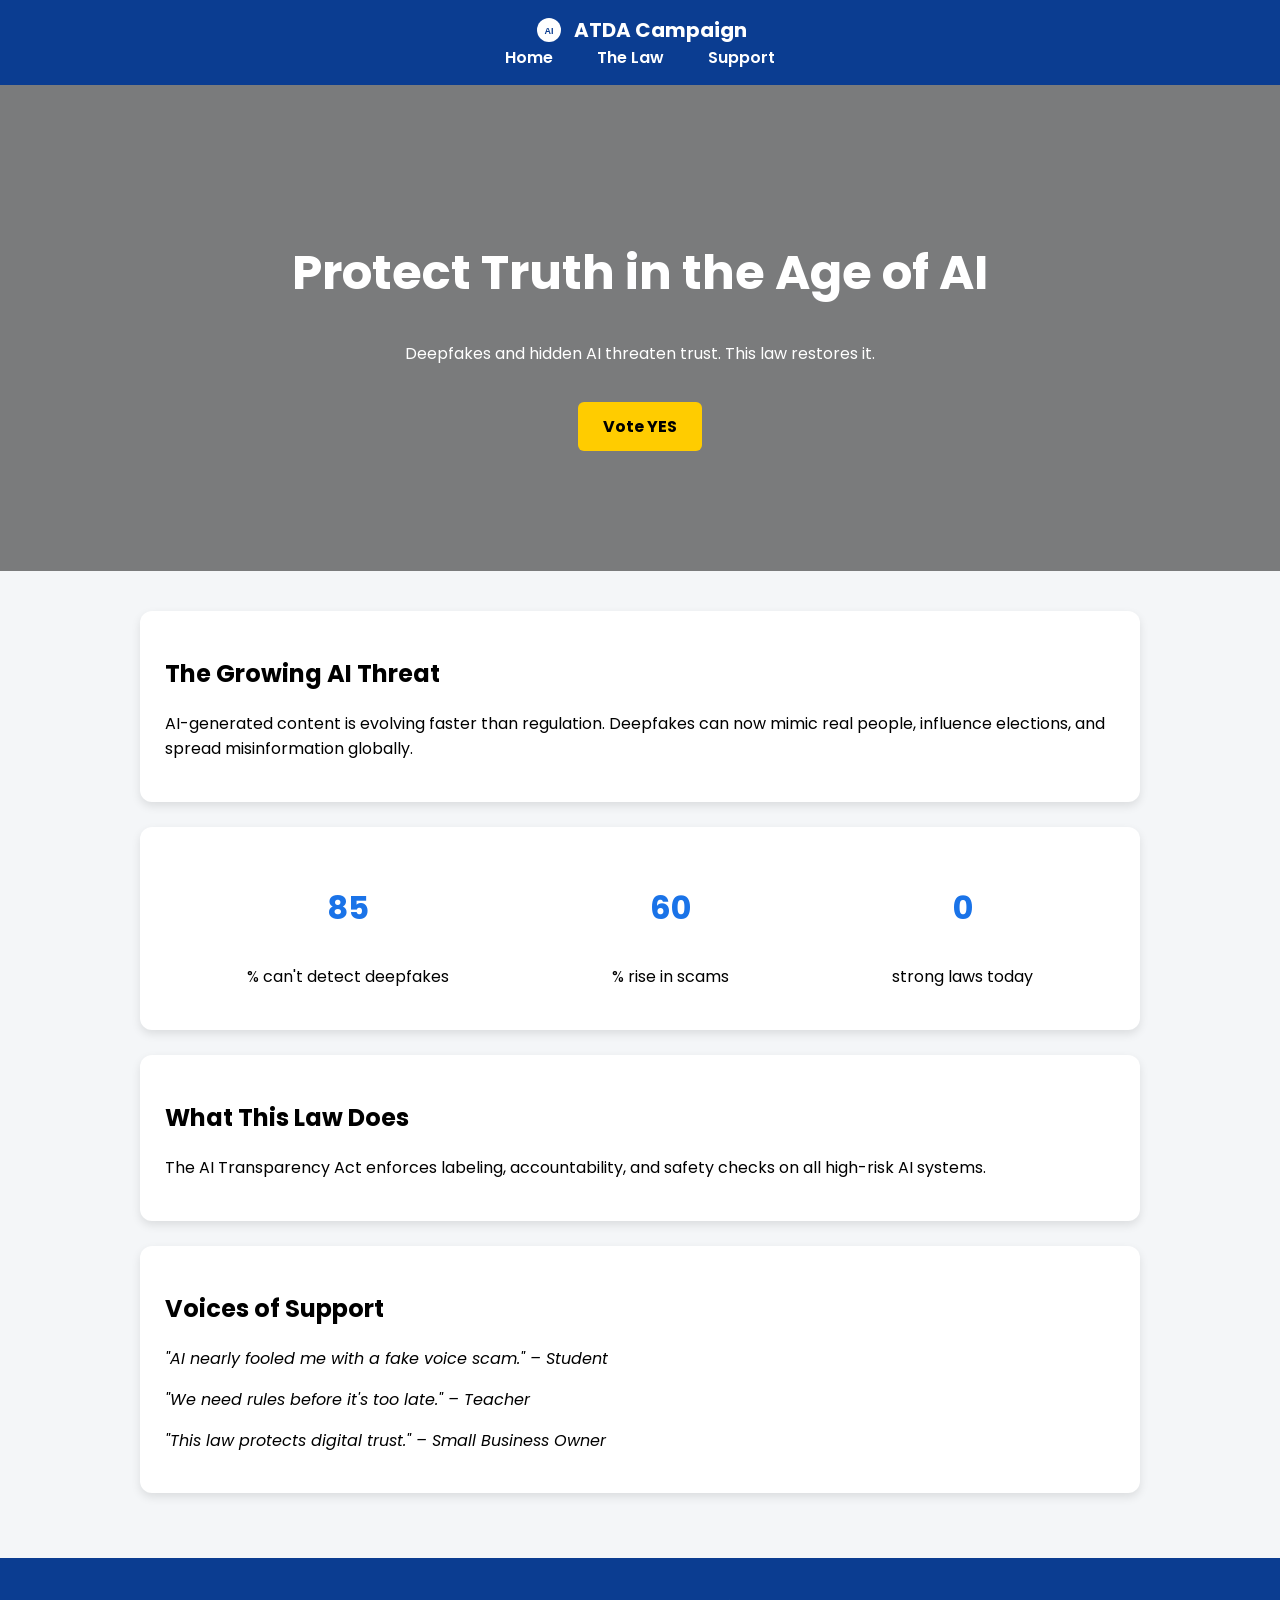
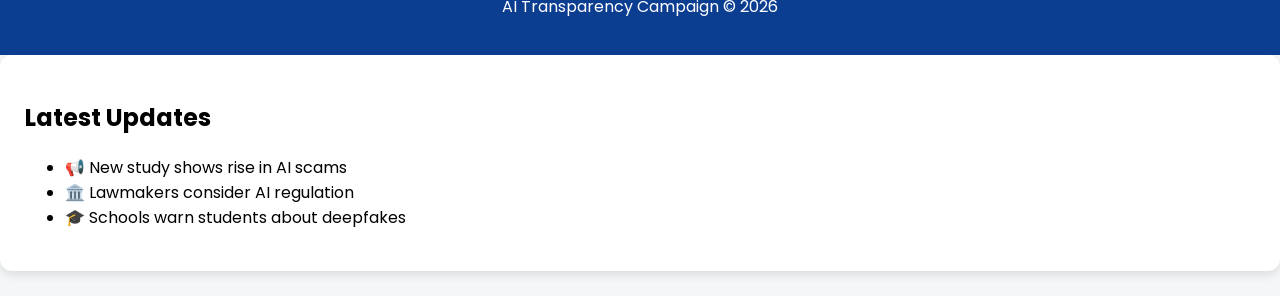
<file: index.html>
<!DOCTYPE html>
<html>
<head>
  <title>AI Transparency Act</title>

  <link href="https://fonts.googleapis.com/css2?family=Poppins:wght@300;600&display=swap" rel="stylesheet">
  <link rel="stylesheet" href="style.css">
</head>

<body>

<div class="toggle" onclick="toggleDarkMode()">🌙</div>

<nav>
  <div class="logo">
    <!-- SVG Logo -->
    <svg width="30" height="30" viewBox="0 0 100 100" fill="white">
      <circle cx="50" cy="50" r="40"/>
      <text x="50%" y="55%" text-anchor="middle" fill="#0b3d91" font-size="30" font-family="Arial" dy=".3em">AI</text>
    </svg>
    ATDA Campaign
  </div>
  <a href="index.html">Home</a>
  <a href="law.html">The Law</a>
  <a href="support.html">Support</a>
</nav>

<div class="hero">
  <h1>Protect Truth in the Age of AI</h1>
  <p>Deepfakes and hidden AI threaten trust. This law restores it.</p>
  <a href="support.html" class="button">Vote YES</a>
</div>

<div class="container">

  <div class="section">
    <h2>The Growing AI Threat</h2>
    <p>
      AI-generated content is evolving faster than regulation. Deepfakes can now
      mimic real people, influence elections, and spread misinformation globally.
    </p>
  </div>

  <div class="section stats">
  <div class="stat">
    <h3 class="count" data-target="85">0</h3>
    <p>% can't detect deepfakes</p>
  </div>
  <div class="stat">
    <h3 class="count" data-target="60">0</h3>
    <p>% rise in scams</p>
  </div>
  <div class="stat">
    <h3 class="count" data-target="0">0</h3>
    <p>strong laws today</p>
  </div>
</div>

  <div class="section">
    <h2>What This Law Does</h2>
    <p>
      The AI Transparency Act enforces labeling, accountability, and safety checks
      on all high-risk AI systems.
    </p>
  </div>

  <div class="section">
    <h2>Voices of Support</h2>
    <p class="testimonial">"AI nearly fooled me with a fake voice scam." – Student</p>
    <p class="testimonial">"We need rules before it's too late." – Teacher</p>
    <p class="testimonial">"This law protects digital trust." – Small Business Owner</p>
  </div>

</div>

<footer>
  <p>AI Transparency Campaign © 2026</p>
</footer>

<script src="script.js"></script>
</body>
</html>
<div class="section">
  <h2>Latest Updates</h2>
  <ul>
    <li>📢 New study shows rise in AI scams</li>
    <li>🏛️ Lawmakers consider AI regulation</li>
    <li>🎓 Schools warn students about deepfakes</li>
  </ul>
</div>
</file>
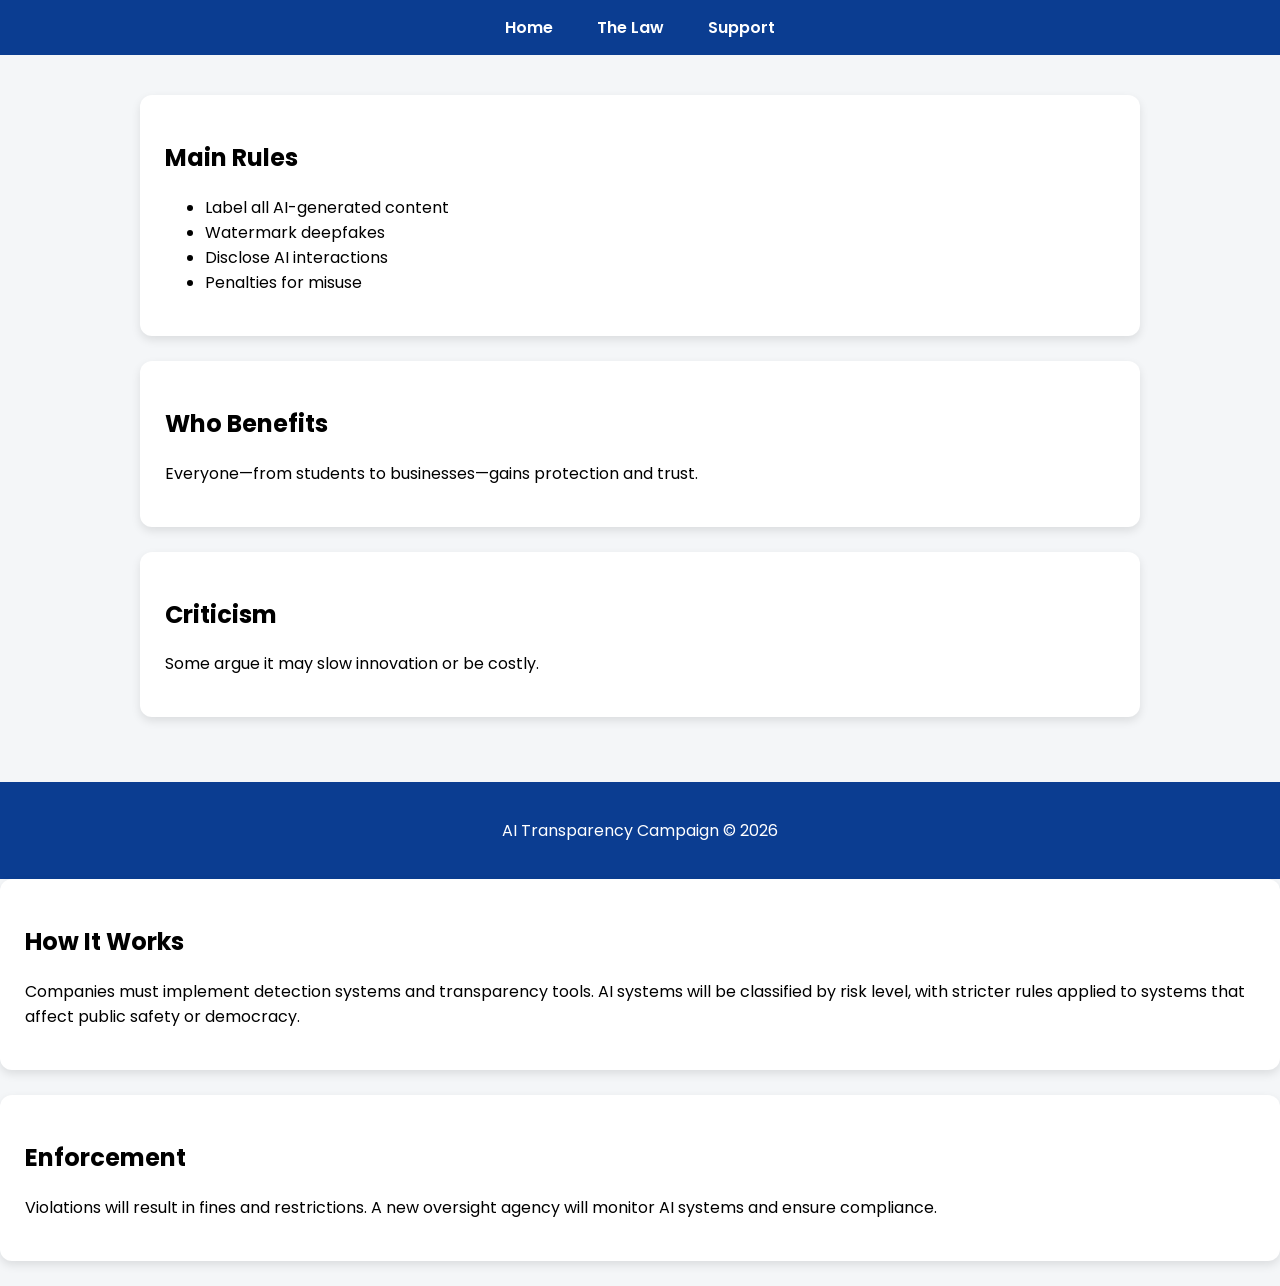
<file: law.html>
<!DOCTYPE html>
<html>
<head>
  <title>The Law</title>
  <link href="https://fonts.googleapis.com/css2?family=Poppins:wght@300;600&display=swap" rel="stylesheet">
  <link rel="stylesheet" href="style.css">
</head>

<body>

<nav>
  <a href="index.html">Home</a>
  <a href="law.html">The Law</a>
  <a href="support.html">Support</a>
</nav>

<div class="container">

  <div class="section">
    <h2>Main Rules</h2>
    <ul>
      <li>Label all AI-generated content</li>
      <li>Watermark deepfakes</li>
      <li>Disclose AI interactions</li>
      <li>Penalties for misuse</li>
    </ul>
  </div>

  <div class="section">
    <h2>Who Benefits</h2>
    <p>Everyone—from students to businesses—gains protection and trust.</p>
  </div>

  <div class="section">
    <h2>Criticism</h2>
    <p>Some argue it may slow innovation or be costly.</p>
  </div>

</div>

<footer>
  <p>AI Transparency Campaign © 2026</p>
</footer>
<script src="script.js"></script>
</body>
</html>
<div class="section">
  <h2>How It Works</h2>
  <p>
    Companies must implement detection systems and transparency tools.
    AI systems will be classified by risk level, with stricter rules
    applied to systems that affect public safety or democracy.
  </p>
</div>

<div class="section">
  <h2>Enforcement</h2>
  <p>
    Violations will result in fines and restrictions. A new oversight
    agency will monitor AI systems and ensure compliance.
  </p>
</div>
</file>
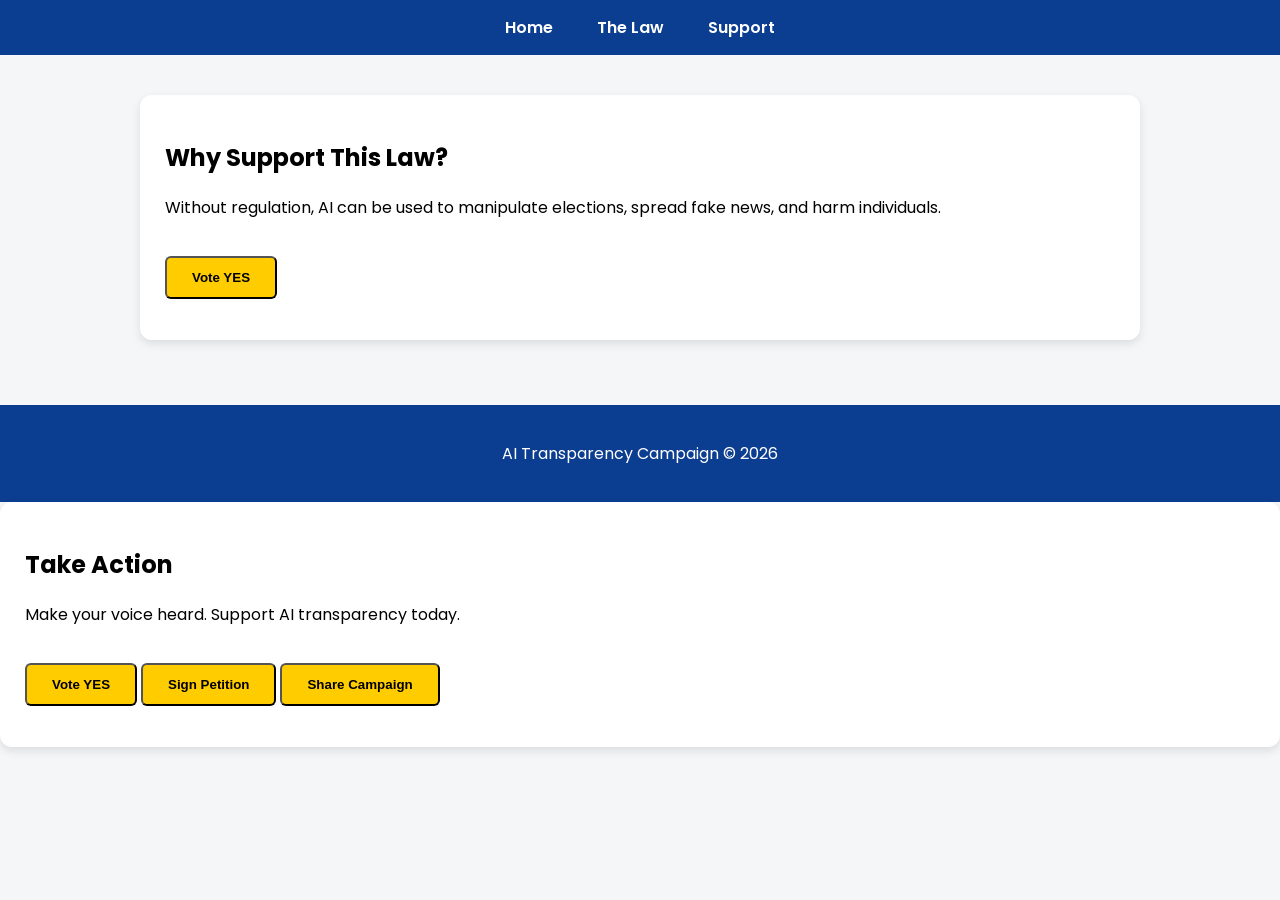
<file: support.html>
<!DOCTYPE html>
<html>
<head>
  <title>Support the Law</title>
  <link href="https://fonts.googleapis.com/css2?family=Poppins:wght@300;600&display=swap" rel="stylesheet">
  <link rel="stylesheet" href="style.css">
</head>

<body>

<nav>
  <a href="index.html">Home</a>
  <a href="law.html">The Law</a>
  <a href="support.html">Support</a>
</nav>

<div class="container">

  <div class="section">
    <h2>Why Support This Law?</h2>
    <p>
      Without regulation, AI can be used to manipulate elections, spread fake news,
      and harm individuals.
    </p>

    <button class="button" onclick="showMessage()">Vote YES</button>

    <p id="message"></p>
  </div>

</div>

<footer>
  <p>AI Transparency Campaign © 2026</p>
</footer>

<script>
function showMessage() {
  document.getElementById("message").innerText =
    "✅ Thank you for supporting a safer digital future!";
}
</script>
<script src="script.js"></script>
</body>
</html>
<div class="section">
  <h2>Take Action</h2>
  <p>Make your voice heard. Support AI transparency today.</p>

  <button class="button" onclick="showMessage()">Vote YES</button>
  <button class="button" onclick="alert('Petition signed!')">Sign Petition</button>
  <button class="button" onclick="alert('Shared successfully!')">Share Campaign</button>

  <p id="message"></p>
</div>
</file>
<file: style.css>
body {
  margin: 0;
  font-family: 'Poppins', sans-serif;
  background: #f4f6f8;
  transition: 0.3s;
}

.dark-mode {
  background: #121212;
  color: white;
}

/* NAV */
nav {
  background: #0b3d91;
  padding: 15px;
  text-align: center;
}

nav a {
  color: white;
  margin: 0 20px;
  text-decoration: none;
  font-weight: 600;
}

/* LOGO */
.logo {
  display: flex;
  align-items: center;
  justify-content: center;
  gap: 10px;
  font-size: 20px;
  font-weight: bold;
  color: white;
}

/* HERO */
.hero {
  background: linear-gradient(rgba(0,0,0,0.5), rgba(0,0,0,0.5)),
    url('https://images.unsplash.com/photo-1677442135136-760c813028c0');
  background-size: cover;
  color: white;
  text-align: center;
  padding: 120px 20px;
}

.hero h1 {
  font-size: 48px;
}

.button {
  display: inline-block;
  margin-top: 20px;
  padding: 12px 25px;
  background: #ffcc00;
  color: black;
  border-radius: 6px;
  font-weight: bold;
  text-decoration: none;
  cursor: pointer;
  transition: 0.3s;
}

.button:hover {
  transform: scale(1.05);
}

/* SECTIONS */
.container {
  max-width: 1000px;
  margin: auto;
  padding: 40px;
}

.section {
  background: white;
  padding: 25px;
  margin-bottom: 25px;
  border-radius: 12px;
  box-shadow: 0 4px 10px rgba(0,0,0,0.1);
  opacity: 1;
transform: translateY(0);
  transition: 0.6s;
}

.section.show {
  opacity: 1;
  transform: translateY(0);
}

/* STATS */
.stats {
  display: flex;
  justify-content: space-around;
  text-align: center;
}

.stat h3 {
  font-size: 32px;
  color: #1a73e8;
}

/* TESTIMONIALS */
.testimonial {
  font-style: italic;
  margin-bottom: 15px;
}

/* DARK MODE BUTTON */
.toggle {
  position: fixed;
  top: 15px;
  right: 15px;
  background: black;
  color: white;
  padding: 10px;
  border-radius: 6px;
  cursor: pointer;
}

/* FOOTER */
footer {
  background: #0b3d91;
  color: white;
  text-align: center;
  padding: 20px;
}
/* DARK MODE FIXES */

.dark-mode nav {
  background: #111;
}

.dark-mode body {
  background: #121212;
  color: white;
}

.dark-mode .section {
  background: #1e1e1e;
  color: white;
}

.dark-mode footer {
  background: #111;
}

.dark-mode .button {
  background: #ffd54f;
  color: black;
}

.dark-mode a {
  color: #90caf9;
}
nav {
  position: sticky;
  top: 0;
  z-index: 1000;
}
</file>
